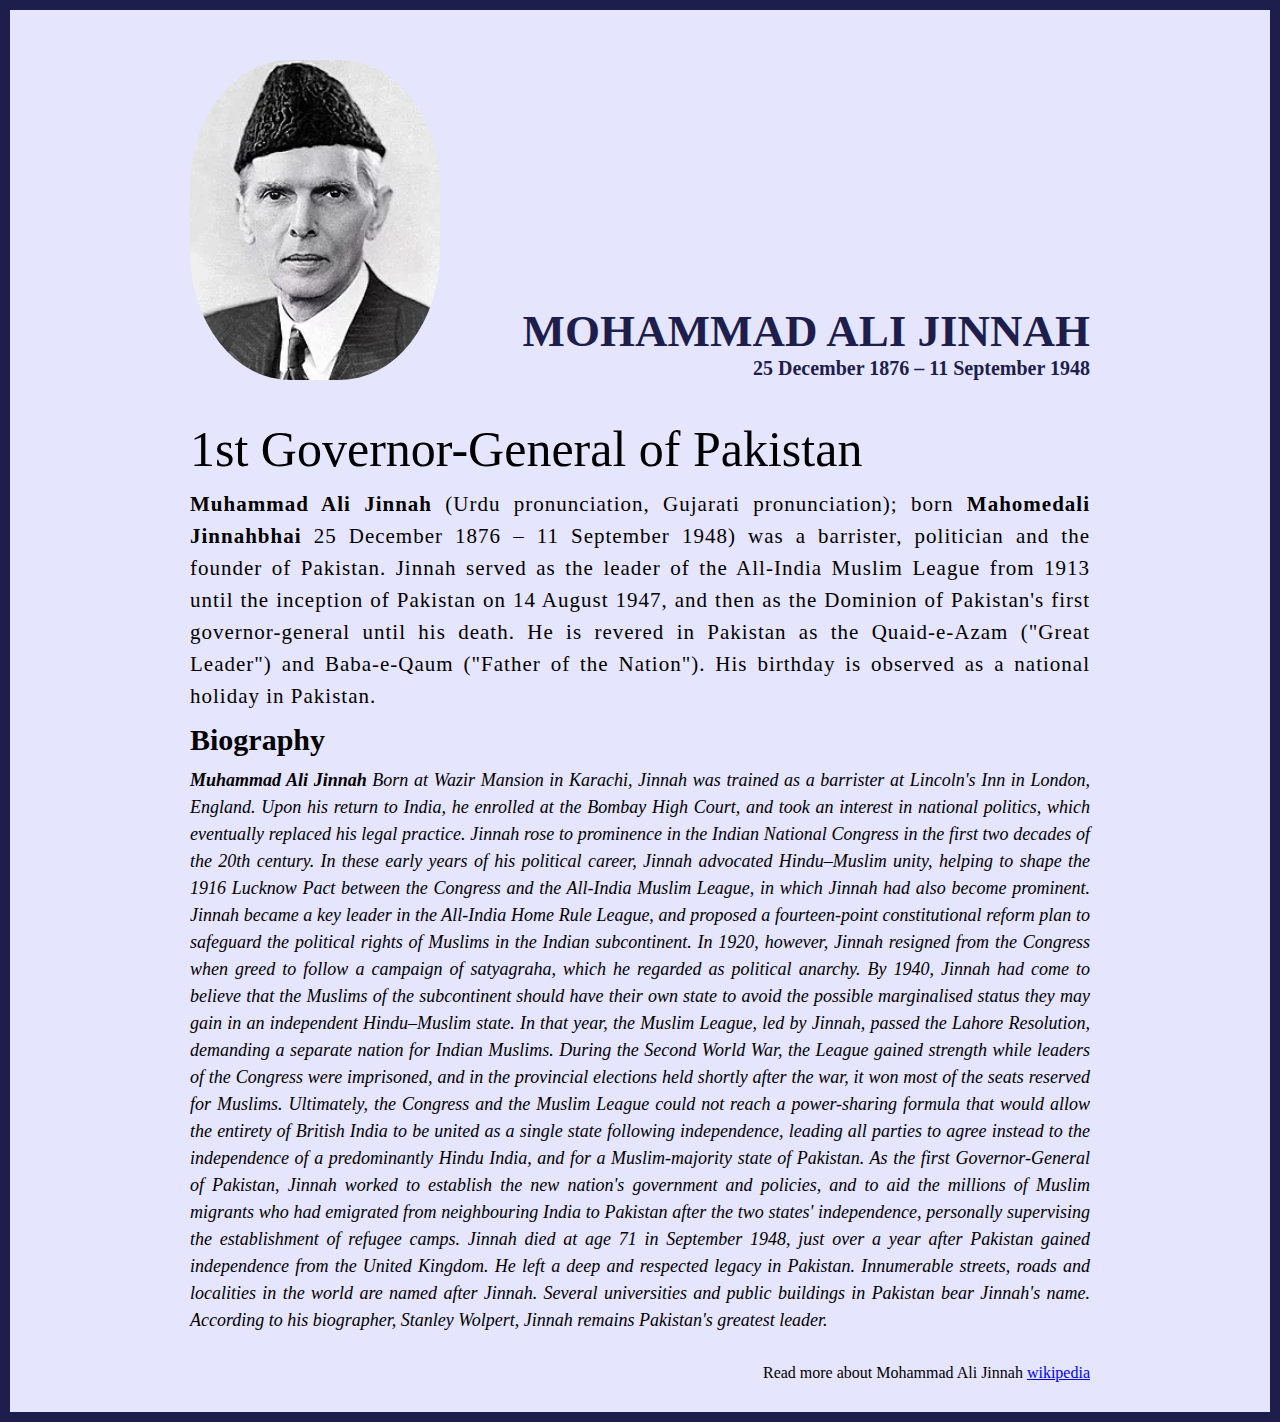
<file: index.html>
<!DOCTYPE html>
<html lang="en">
<head>
    <meta charset="UTF-8">
    <meta http-equiv="X-UA-Compatible" content="IE=edge">
    <meta name="viewport" content="width=device-width, initial-scale=1.0">
    <title>Mohammad Ali Jinnah</title>
    <link href="./index.css" rel="stylesheet" >
</head>
<body>
    <div class="container">
      
        <div class="content">
           <section class="top-section">
               <div class="image-container">
                   <img src="./image/jinnah.jpg" alt="Mohammad Ali Jinnah">
               </div>
               <div class="name">
                   <h1>Mohammad Ali Jinnah</h1>
                   <h4> 25 December 1876 – 11 September 1948</h4>
               </div>
           </section>
           <section class="about-section">
               <h2>1st Governor-General of Pakistan</h2>
               <p>
                <strong>Muhammad Ali Jinnah</strong> (Urdu pronunciation, Gujarati pronunciation);
                born <strong>Mahomedali Jinnahbhai</strong> 25 December 1876 – 11 September 1948) 
                was a barrister, politician and the founder of Pakistan. Jinnah 
                served as the leader of the All-India Muslim League from 1913 
                until the inception of Pakistan on 14 August 1947, and then as 
                the Dominion of Pakistan's first governor-general until his death. 
                He is revered in Pakistan as the Quaid-e-Azam ("Great Leader")
                 and Baba-e-Qaum ("Father of the Nation"). His birthday is observed
                  as a national holiday in Pakistan.
               </p>
           </section>
           <section class="biography-section">
               <h3>Biography</h3>
               <p><em><strong>Muhammad Ali Jinnah</strong> Born at Wazir Mansion in Karachi, Jinnah was trained as a barrister 
                   at Lincoln's Inn in London, England. Upon his return to India, he 
                   enrolled at the Bombay High Court, and took an interest in national
                    politics, which eventually replaced his legal practice. Jinnah rose
                     to prominence in the Indian National Congress in the first two decades 
                     of the 20th century. In these early years of his political career, Jinnah 
                     advocated Hindu–Muslim unity, helping to shape the 1916 Lucknow Pact between
                      the Congress and the All-India Muslim League, in which Jinnah had also become
                       prominent. Jinnah became a key leader in the All-India Home Rule League, and 
                       proposed a fourteen-point constitutional reform plan to safeguard the 
                       political rights of Muslims in the Indian subcontinent. In 1920, however, 
                       Jinnah resigned from the Congress when 
                      greed to follow a campaign of satyagraha, which he regarded as political anarchy.
                By 1940, Jinnah had come to believe that the Muslims of the subcontinent should 
                have their own state to avoid the possible marginalised status they may gain 
                in an independent Hindu–Muslim state. In that year, the Muslim League, led by
                 Jinnah, passed the Lahore Resolution, demanding a separate nation for Indian
                  Muslims. During the Second World War, the League gained strength while
                   leaders of the Congress were imprisoned, and in the provincial elections 
                   held shortly after the war, it won most of the seats reserved for Muslims.
                    Ultimately, the Congress and the Muslim League could not reach a
                     power-sharing formula that would allow the entirety of British India 
                     to be united as a single state following independence, leading all 
                     parties to agree instead to the independence of a predominantly Hindu 
                     India, and for a Muslim-majority state of Pakistan.
                As the first Governor-General of Pakistan, Jinnah 
                worked to establish the new nation's government and policies,
                 and to aid the millions of Muslim migrants who had emigrated
                  from neighbouring India to Pakistan after the two states' 
                  independence, personally supervising the establishment of 
                  refugee camps. Jinnah died at age 71 in September 1948, just
                   over a year after Pakistan gained independence from the United Kingdom.
                    He left a deep and respected legacy in Pakistan. Innumerable streets,
                     roads and localities in the world are named after
                    Jinnah. Several universities and public buildings in Pakistan bear
                     Jinnah's name. According to his biographer, Stanley Wolpert, Jinnah
                      remains Pakistan's greatest leader.</em></p>
           </section>
           <footer>Read more about Mohammad Ali Jinnah <a href="https://en.wikipedia.org/wiki/Muhammad_Ali_Jinnah">wikipedia</a></footer>
        </div>
    </div>
</body>
</html>
</file>
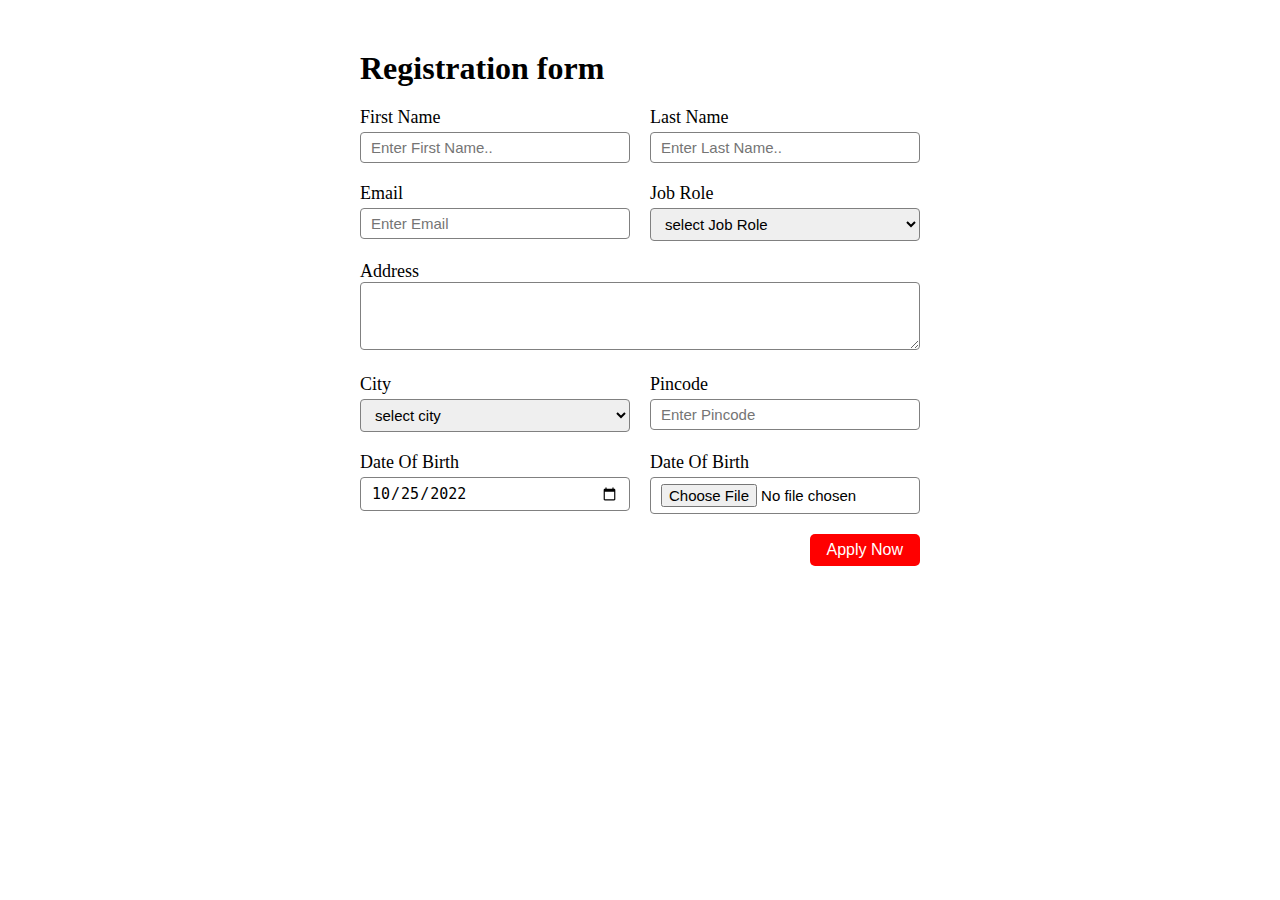
<file: Form/index.html>
<!DOCTYPE html>
<html lang="en">
<head>
    <meta charset="UTF-8">
    <meta http-equiv="X-UA-Compatible" content="IE=edge">
    <meta name="viewport" content="width=device-width, initial-scale=1.0">
    <title>Application</title>
    <link rel="stylesheet" href="./styles.css">
</head>
<body>
    <div class="container">
        <div class="form-box">
            <h1>Registration form</h1>
            <form action="">
                
                <div class="form-container">
                        <div class="form-controls">
                        <label for="first-name">First Name</label>
                        <input  id="first-name" name="first-name" placeholder="Enter First Name..">
                    </div>
                    <div class="form-controls">
                        <label for="last-name">Last Name</label>
                        <input  id="last-name" name="last-name" placeholder="Enter Last Name..">
                    </div>
                    <div class="form-controls">
                        <label for="email">Email</label>
                        <input type="email" id="email" name="email" placeholder="Enter Email">
                    </div>
                    <div class="form-controls">
                        <label for="job-role">Job Role</label>
                        <select name="job-role" id="job-role">
                            <option value="">select Job Role</option>
                            <option value="frontend">Frontend Developer</option>
                            <option value="backend">Backend Developer</option>
                            <option value="fullstack">Fullstack Developer</option>
                            <option value="frontend">UX/UI Designer</option>
                        </select>
                    </div>
                    <div class="textarea-controls">
                        <label for="address">Address</label>
                        <textarea name="address" id="address" cols="30" rows="3"></textarea>
                    </div>
                    <div class="form-controls">
                        <label for="city">City</label>
                        <select name="city" id="city">
                            <option value="">select city</option>
                            <option value="Karachi">Karachi</option>
                            <option value="islamabad">Islamabad</option>
                            <option value="lahore">Lahore</option>
                            <option value="multan">Multan</option>
                        </select>
                    </div>
                    <div class="form-controls">
                        <label for="pincode">Pincode</label>
                        <input type="number" id="pincode" name="pincode" placeholder="Enter Pincode">
                    </div>
                    <div class="form-controls">
                        <label for="dateof-birth">Date Of Birth</label>
                        <input value="2022-10-25" type="date" id="dateof-birth" name="date">
                    </div>
                    <div class="form-controls">
                        <label for="images">Date Of Birth</label>
                        <input type="file" id="images" name="images">
                     </div>
                </div>
                <div class="button-container">
                    <button type="submit">Apply Now</button>
                </div>
            </form>
        </div>
        
    </div>
</body>
</html>
<!-- SYED DILAWAR HUSSAIN -->
</file>
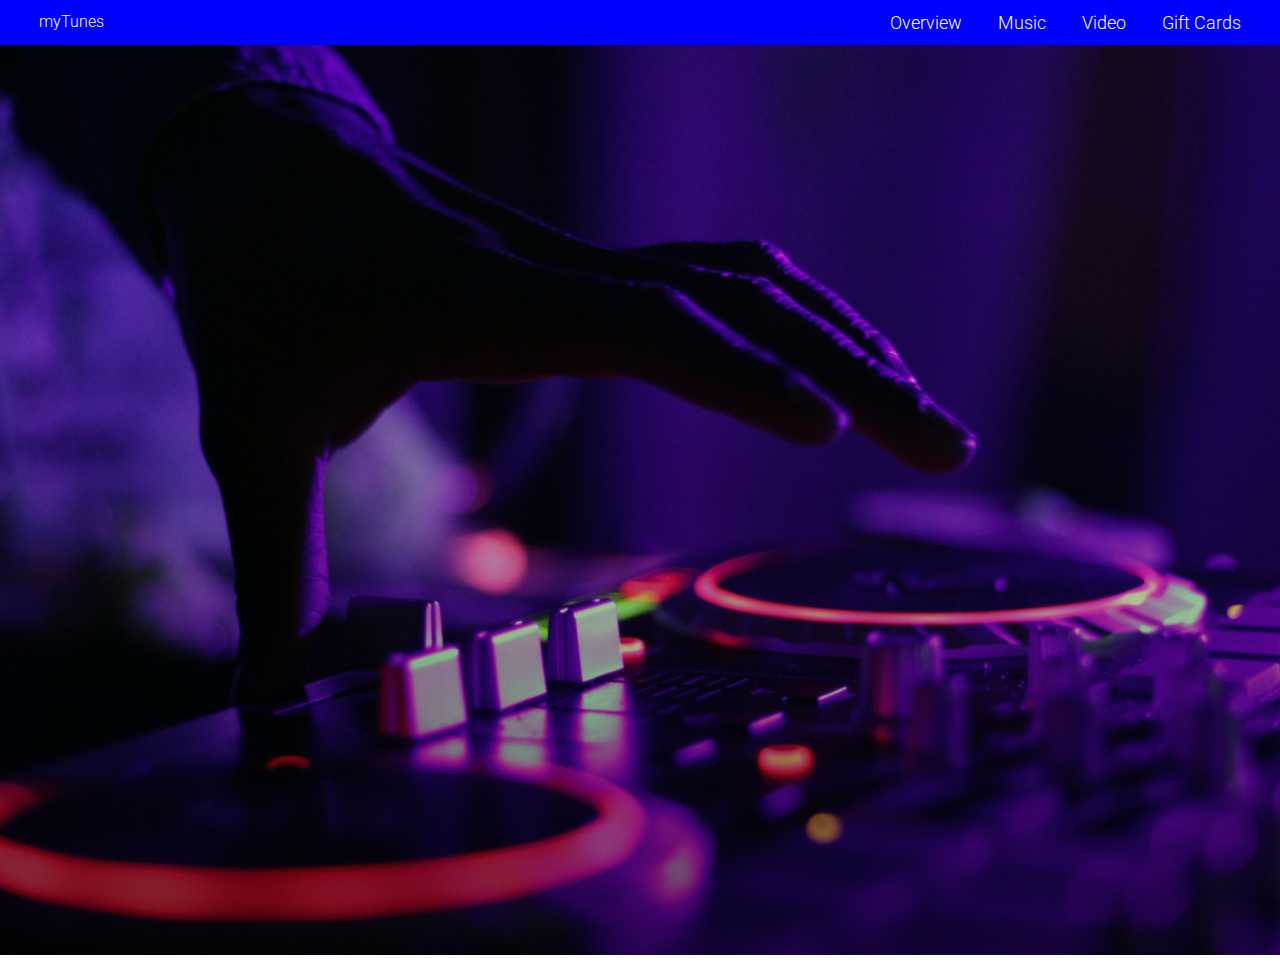
<file: mytunes/index.html>
<!DOCTYPE html>
<html lang="en">
<head>
    <meta charset="UTF-8">
    <meta http-equiv="X-UA-Compatible" content="IE=edge">
    <meta name="viewport" content="width=device-width, initial-scale=1.0">
    <title>Project 6</title>
    <link rel="stylesheet" href="./style.css">
    
</head>
<body>
   <nav>
    <div class="Logo_name">
    myTunes
    </div>
    <div class="menu">
        <ul>
            <li>Overview</li>
            <li>Music</li>
            <li>Video</li>
            <li>Gift Cards</li>
        </ul>
    </div>
   </nav>
   <section class="hero_section">
    <div class="bg_img">
        <img src="./images/hero_image.png" alt="Hero">
    </div>
   </section>
</body>
</html>
</file>
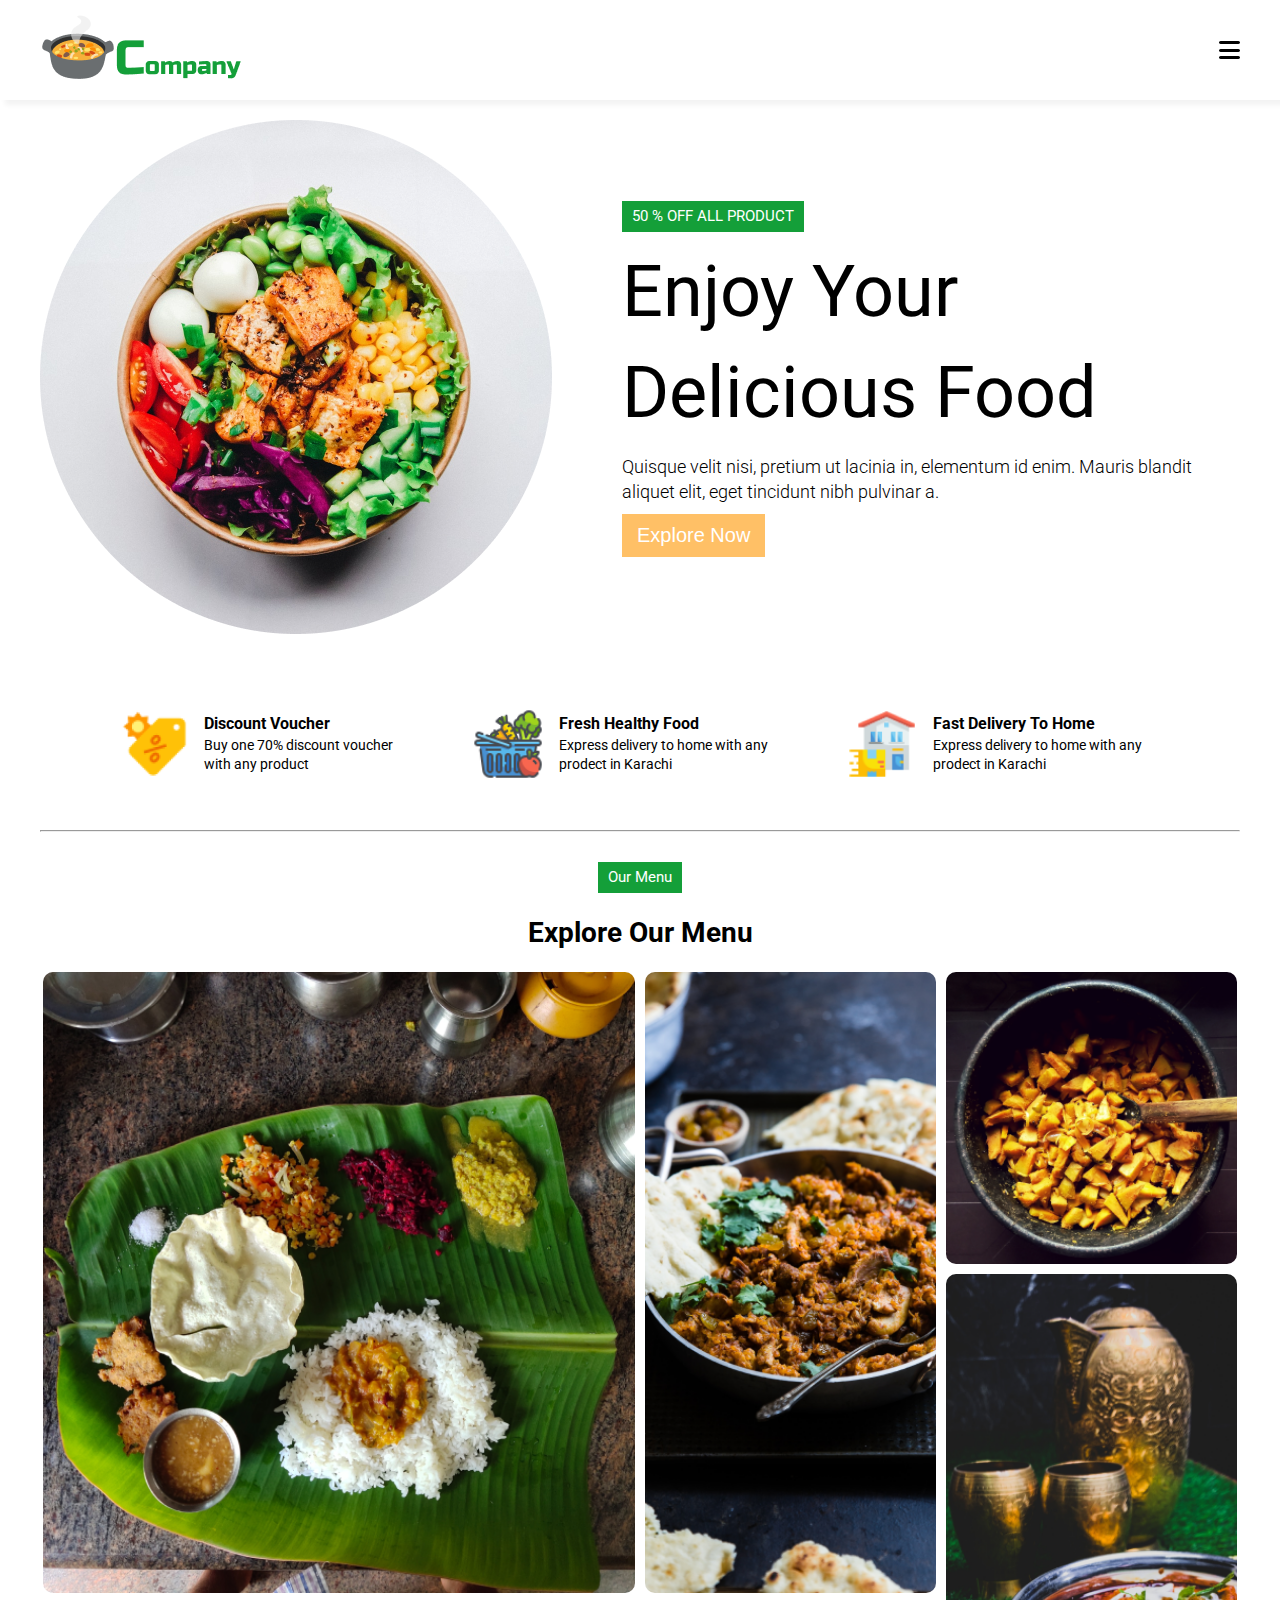
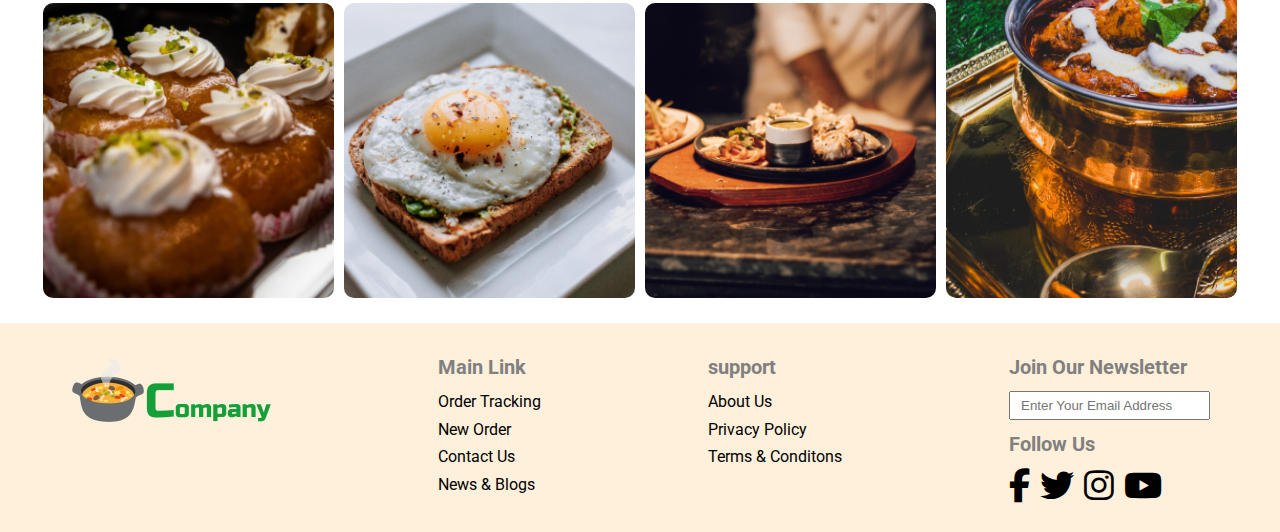
<file: Resturent Web/index.html>
<!DOCTYPE html>
<html lang="en">

<head>
    <meta charset="UTF-8">
    <meta http-equiv="X-UA-Compatible" content="IE=edge">
    <meta name="viewport" content="width=device-width, initial-scale=1.0">
    <title>Project five</title>
    <link rel="stylesheet" href="style.css">
    <link rel="stylesheet" href="https://cdnjs.cloudflare.com/ajax/libs/font-awesome/6.2.0/css/all.min.css">
</head>

<body>
    <nav>
        <div class="navigation container">
            <div class="logo">
                <img src="./images/logo.png" alt="COMPANY">
            </div>
            <div class="bar-icon">
                <i class="fa-solid fa-bars"></i>
            </div>
        </div>
    </nav>




    <div class="container">
        <!-- hero section start -->
        <div class="hero">

            <div class="hero_section">
                <div class="hero_img">
                    <img src="./images/hero_image.png" alt="FOOD">
                </div>
                <div class="hero_contant">
                    <div class="tag_btn">50 % OFF ALL PRODUCT</div>
                    <h1>Enjoy Your Delicious Food</h1>
                    <p>Quisque velit nisi, pretium ut lacinia in, elementum id enim. Mauris blandit aliquet elit, eget
                        tincidunt nibh pulvinar a.</p>
                    <button class="explore_btn">Explore Now</button>
                </div>
            </div>
        </div>
        <!-- hero section end -->
<!-- PROJECT BY SYED DILAWAR HUSSAIN -->
        <!-- start feature card -->
        <div class="features">
            <div class="feature">
                <img src="./icons/discount.png" alt="Discount" />
                <div class="feature_content">
                    <h3>Discount Voucher</h3>
                    Buy one 70% discount voucher with any product
                </div>
            </div>
            <div class="feature">
                <img src="./icons/fresh.png" alt="Fresh Food" />
                <div class="feature_content">
                    <h3>Fresh Healthy Food</h3>
                    Express delivery to home with any prodect in Karachi
                </div>
            </div>
            <div class="feature">
                <img src="./icons/delivery.png" alt="Delivery" />
                <div class="feature_content">
                    <h3>Fast Delivery To Home</h3>
                    Express delivery to home with any prodect in Karachi
                </div>
            </div>
        </div>
        <!-- end feature card -->
        <hr>
        <!-- start menu and grid images -->
        <section class="menu_section">
            <div class="tag_btn">Our Menu</div>
            <h2>Explore Our Menu</h2>

            <div class="grid">

                <div class="img1">
                    <img src="./images/grid_image1.png" alt="Food">
                </div>

                <div class="img2">
                    <img src="./images/grid_image2.png" alt="Food">
                </div>

                <div class="img3">
                    <img src="./images/grid_image3.png" alt="Food">
                </div>

                <div class="img4">
                    <img src="./images/grid_image4.png" alt="Food">
                </div>

                <div class="img5">
                    <img src="./images/grid_image5.png" alt="Food">
                </div>

                <div class="img6">
                    <img src="./images/grid_image6.png" alt="Food">
                </div>

                <div class="img7">
                    <img src="./images/grid_image7.png" alt="Food">
                </div>

            </div>
        </section>
        <!-- end menu and grid images -->
    </div>

    <footer>

        <div class="footer container">
        <div class="footer_logo">
                <img src="./images/logo.png" alt="Footer logo">
        </div>
        <div class="main_link">
            <h3>Main Link</h3>
            <ul>
                <li>Order Tracking</li>
                <li>New Order</li>
                <li>Contact Us</li>
                <li>News & Blogs</li>

            </ul>
        </div>
        <div class="support">
            <h3>support</h3>
            <ul>
                <li>About Us</li>
                <li>Privacy Policy</li>
                <li>Terms & Conditons</li>
            </ul>

        </div>
        <div class="join">
            <h3>Join Our Newsletter</h3>
            <input type="text" placeholder="Enter Your Email Address">
            <h3>Follow Us</h3>
            <div class="icons">
                <i class="fa-brands fa-facebook-f"></i>
                <i class="fa-brands fa-twitter"></i>
                <i class="fa-brands fa-instagram"></i>
                <i class="fa-brands fa-youtube"></i>
            </div>
        </div>
        
        </div>
</footer>

</body>

</html>
<!-- PROJECT BY SYED DILAWAR HUSSAIN -->
</file>
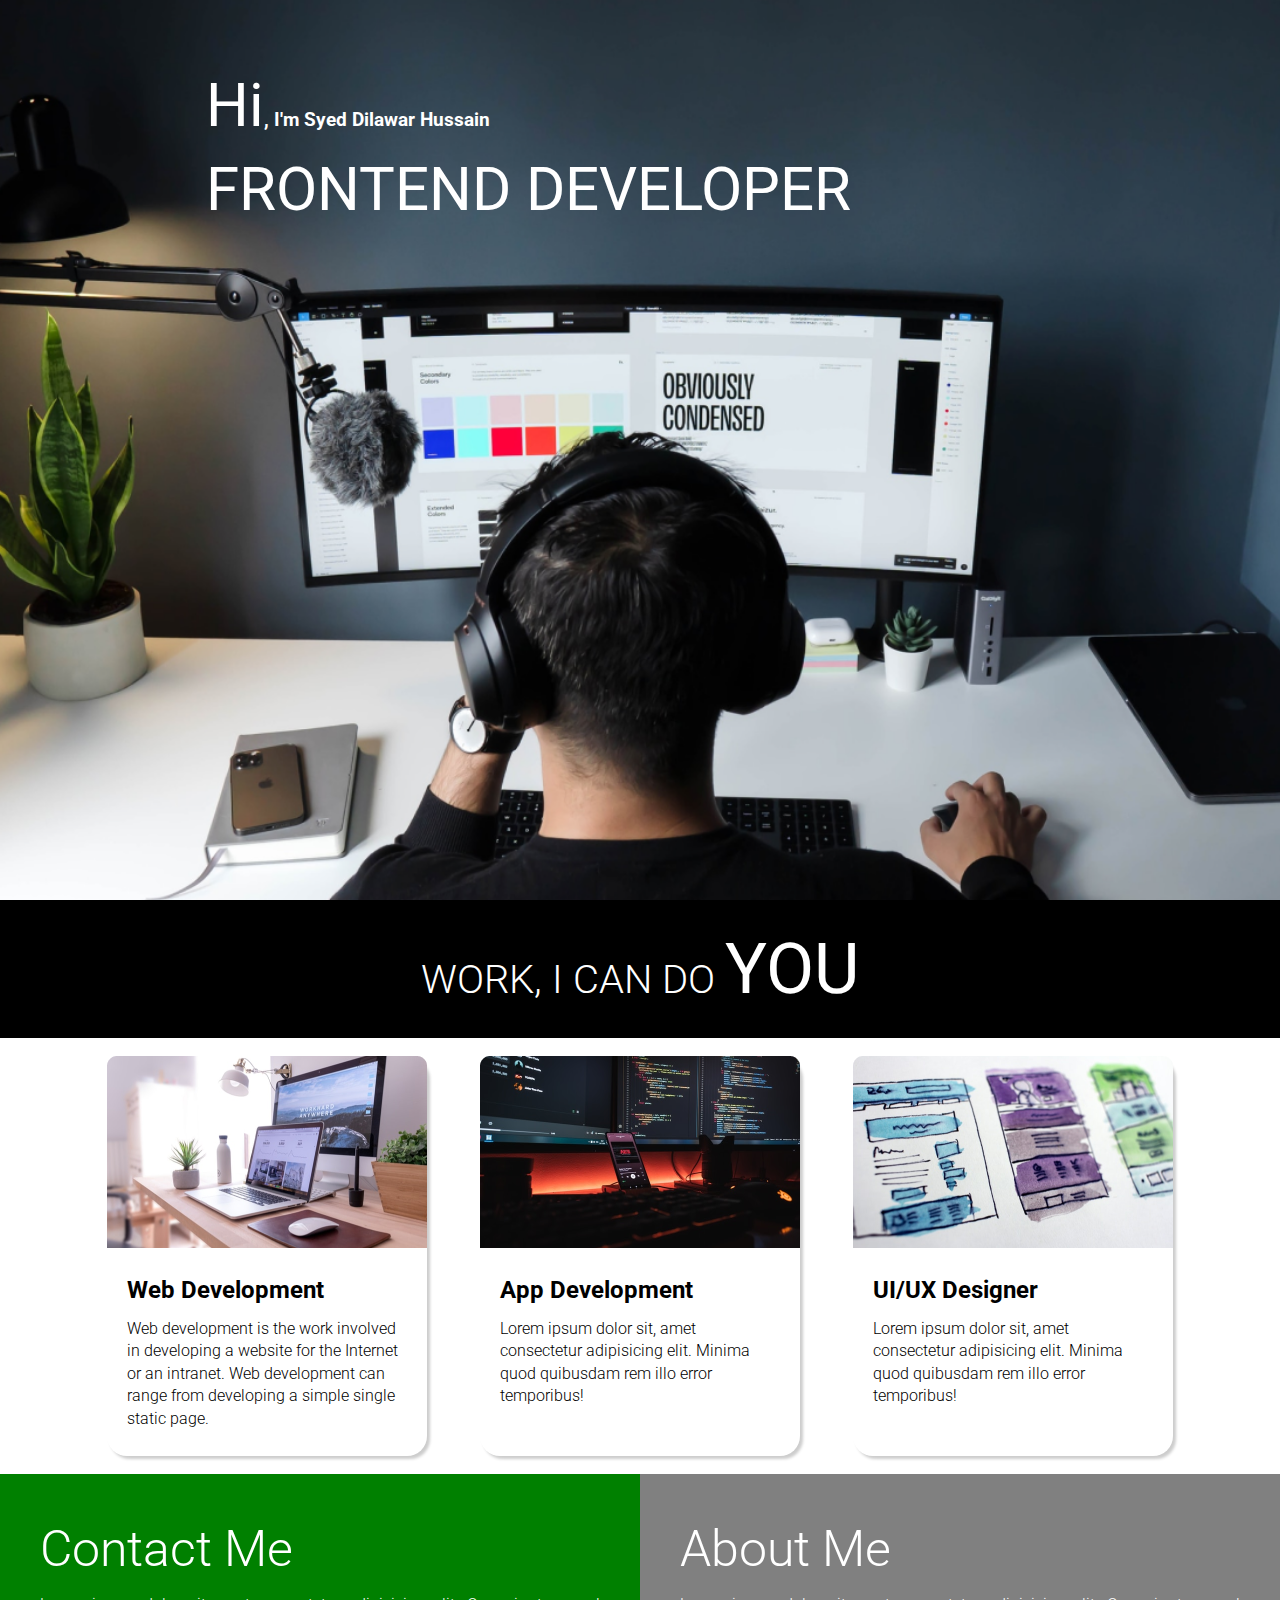
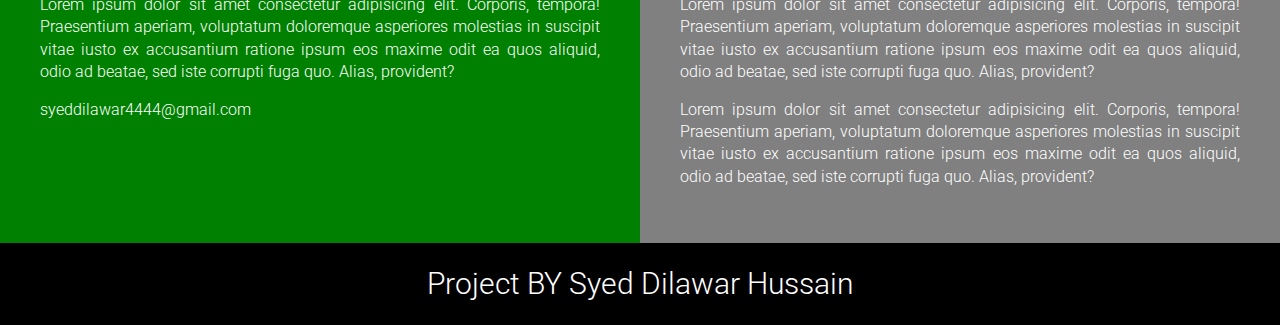
<file: simple Portfolio/index.html>
<!DOCTYPE html>
<html lang="en">
<head>
    <meta charset="UTF-8">
    <meta http-equiv="X-UA-Compatible" content="IE=edge">
    <meta name="viewport" content="width=device-width, initial-scale=1.0">
    <title>Developer Landing Page</title>
    <link rel="stylesheet" href="./styles.css">
</head>
<body>
    <section class="hero-container">
        <div class="text-container">
            <h3><span class="lg-text">Hi</span>, I'm Syed Dilawar Hussain</h3>
            <h1 class="lg-text">FRONTEND DEVELOPER</h1>
        </div>
    </section>
    <section class="black-box">
        <h2>WORK, I CAN DO <span>YOU</span></h2>
    </section>
    <section class="work-info">
        <div class="grid-item">
            <div class="card">
            
                <div class="img-container">
                    <img src="./images/images/web.png" alt="web Development">
                </div>
                <div class="text-info">
                    <h2>Web Development</h2>
                    <p>Web development is the work involved in developing a website for the Internet or an intranet. Web development can range from developing a simple single static page.</p>
                </div>
            </div>
        </div>
       
        <div class="grid-item">
            <div class="card">
            
                <div class="img-container">
                    <img src="./images/images/mobile.png" alt="App Development">
                </div>
                <div class="text-info">
                    <h2>App Development</h2>
                    <p>Lorem ipsum dolor sit, amet consectetur adipisicing elit. Minima quod quibusdam rem illo error temporibus!</p>
                </div>
            </div>
        </div>
        
        <div class="grid-item">
            <div class="card">
            
                <div class="img-container">
                    <img src="./images/images/uiux.png" alt="ui/ux designer">
                </div>
                <div class="text-info">
                    <h2>UI/UX Designer</h2>
                    <p>Lorem ipsum dolor sit, amet consectetur adipisicing elit. Minima quod quibusdam rem illo error temporibus!</p>
                </div>
            </div>
        </div>
        
    </section>
    <section class="bottom-info">
        <div class="contact">
            <h2>Contact Me</h2>
            <p>Lorem ipsum dolor sit amet consectetur adipisicing elit. Corporis, tempora! Praesentium aperiam, voluptatum doloremque asperiores molestias in suscipit vitae iusto ex accusantium ratione ipsum eos maxime odit ea quos aliquid, odio ad beatae, sed iste corrupti fuga quo. Alias, provident?</p>
            <p>syeddilawar4444@gmail.com</p>
        </div>
        <div class="about-me">
            <h2>About Me</h2>
            <p>Lorem ipsum dolor sit amet consectetur adipisicing elit. Corporis, tempora! Praesentium aperiam, voluptatum doloremque asperiores molestias in suscipit vitae iusto ex accusantium ratione ipsum eos maxime odit ea quos aliquid, odio ad beatae, sed iste corrupti fuga quo. Alias, provident?</p>
            <p>Lorem ipsum dolor sit amet consectetur adipisicing elit. Corporis, tempora! Praesentium aperiam, voluptatum doloremque asperiores molestias in suscipit vitae iusto ex accusantium ratione ipsum eos maxime odit ea quos aliquid, odio ad beatae, sed iste corrupti fuga quo. Alias, provident?</p>

        </div>
    </section>
    <footer>Project BY Syed Dilawar Hussain</footer>
    
</body>
</html>
</file>
<file: index.css>
*{
    margin: 0;
    padding: 0;
    box-sizing: border-box;
}
.container{
    background: #e5e5fd;
    min-height: 100vh;
    border :10px solid #1d1e4c
}
.content{
    max-width: 900px;
    margin: 0px auto;
}
.image-container,img{
    width: 250px;
    height: 320px;
}
.image-container{
    border-radius: 40%;
    overflow: hidden;
}
.top-section{
    margin-top: 50px;
    display: flex;
    justify-content: space-between;
    align-items: flex-end;
}
.top-section h1{
    font-size: 45px;
    font-weight: bold;
    color: #1d1e4c;
    text-transform: uppercase;
}
.top-section h4{
    font-size: 20px;
    font-weight: bold;
    color: #1d1e4c;
    text-align: end;
}
.about-section{
    margin-top: 40px;
}
.about-section h2{
    font-size: 50px;
    font-weight: 400;
    margin-bottom: 10px;

}
.about-section p{
    font-size: 21px;
    line-height: 32px;
    letter-spacing: 1px;
    text-align: justify;
}
.biography-section h3{
    font-size: 30px;
    font-weight: 550;
    margin-bottom: 10px;
    margin-top: 11px

}
.biography-section p{
    font-size: 18px;
    line-height: 27px;
    letter-spacing: 0px;
    text-align: justify;

}
footer{
    margin-top: 30px ;
    margin-bottom: 30px;
    text-align: end;
}
</file>
<file: Form/styles.css>
*{
    margin: 0%;
    padding: 0%;
    box-sizing: border-box;
}
.container{
    max-width: 1000px;
   
    margin: 0 auto;
    /* background-color: red; */
}
.form-box{
    max-width: 600px;
    padding: 20px;
    margin: 0 auto;
    margin-top: 30px;
    background-color: white;
    /* box-shadow: 5px 3px 6px  pink; */
    border-radius: 5px;
}
.form-container{
    margin-top: 20px;
    display: grid;
    grid-template-columns: repeat(auto-fit, minmax(200px,1fr));
    gap: 20px;
}
.form-controls{
    display: flex;
    flex-direction: column;
}
label{
    font-size: 18px;
    margin-bottom: 4px;
}
input, select,textarea{
    padding: 6px 10px;
    border: 1px solid gray;
    border-radius: 4px;
    font-size: 15px;
}
input:focus{
    outline-color: gray;
}
.button-container{
    display: flex;
    margin-top: 20px;

    justify-content: flex-end;
}
.button-container button{
    color: white;
    font-size: 16px;
    padding: 5px 15px;
    background-color: red;
    border: 2px solid transparent;
    border-radius: 5px;
    transition: 0.4s ease-in;
    
}
.button-container button:hover{
    background-color: gray;
    transition: 0.4s ease-out;
    color: black;
    border: 2px solid black;
    cursor: pointer;
}
.textarea-controls{
    grid-column: 1 /span 2;
}
.textarea-controls textarea{
    width: 100%;
}

@media (max-width:460px) {
    .textarea-controls{
        grid-column: 1 /span 1;
    }
}

/* SYED DILAWAR HUSSAIN */
</file>
<file: mytunes/style.css>
@import url('https://fonts.googleapis.com/css2?family=Inter:wght@200;300;400&family=Roboto:ital,wght@0,100;0,300;0,400;1,100;1,300&display=swap');



*{
    margin: 0;
    padding: 0;
    box-sizing: border-box;
}
html{
    font-family: "Roboto", sans-serif;
    font-weight: 300;
    line-height: 1.4;
    
}
nav{
    display: flex;
    background-color: blue;
    justify-content: space-between;
    padding: 10px 39px;
    align-items: center;
    color: white;
}
ul{
    display: flex;
    list-style: none;
    gap: 36px;
    font-size: 18px;
}
.bg_img img{
   max-width: 100%;
}
</file>
<file: Resturent Web/style.css>
/* Font Import */
@import url('https://fonts.googleapis.com/css2?family=Inter:wght@200;300;400&display=swap');
@import url('https://fonts.googleapis.com/css2?family=Inter:wght@200;300;400&family=Roboto:ital,wght@0,100;0,300;0,400;1,100;1,300&display=swap');
/*  */




* {
    margin: 0;
    padding: 0;
    box-sizing: border-box;
}

html {
    font-size: 62.5%;
    line-height: 1.4;
    font-family: 'Roboto', sans-serif;
}





.container {
    max-width: 1200px;

    margin: 0 auto;
}

button {
    padding: 10px 15px;
    border: none;
    transition: 0.2s ease-in-out;
}

button:hover {
    opacity: 0.8;
    transition: 0.2s ease-in-out;
}


img,i,button, .tag_btn,.feature,input,li:hover{
    cursor: pointer;
}



/*  start navbar */

nav {

    box-shadow: 5px 5px 5px rgb(1 1 1 / 5%);
    position: sticky;
    top: 0;
    background: white;
    padding: 10px;
    z-index: 50;
}

.navigation {
    display: flex;
    justify-content: space-between;
    align-items: center;
}

nav .bar-icon i {
    font-size: 2.4em;
}

/* end navbar */
/* PROJECT BY SYED DILAWAR HUSSAIN */
/* hero-section */

.hero_contant {
    display: flex;
    flex-direction: column;
    gap: 10px;
    padding: 20px;
}

.hero_contant h1 {
    font-size: 7.2rem;
    font-weight: 400;
}

.hero_contant p {
    font-size: 1.8rem;
    font-weight: 300;
    color: #000000;

}

.tag_btn {
    padding: 5px 10px;
    font-size: 1.5rem;
    align-self: flex-start;
    color: white;
    background-color: #149F39;
}

.explore_btn {
    align-self: flex-start;
    font-size: 2rem;
    color: white;
    border: none;
    background: #FFC066;
}

.hero {
    margin-top: 20px;
}

.hero_section {
    gap: 50px;
    display: flex;
    align-items: center;
}


/* end Hero section */

/* start feature card */
.features {
    max-width: 90%;
    margin: 0px auto;
    display: flex;
    justify-content: center;
   
    gap: 20px;
    margin-top: 50px;

}
.feature {
    gap: 15px;
    padding: 20px;
    display: flex;
    align-items: center;
    transition: 0.2s ease-in-out;
}


.feature:hover {
    transition: 0.2s ease-in-out;
    box-shadow: 5px 5px 5px rgba(1, 1, 1, 0.05);
}

.feature img {
    width: 72px;
    height: 72px;
}
.feature_content {
    font-size: 1.4rem;
}
hr{
max-width: 100%;
margin-top: 30px;
}
/* end feature card */
/* menu section start */
.menu_section{
   
    margin: 30px 0px;
    display: flex;
    gap: 20px;
    flex-direction: column;
    align-items: center;
}
.menu_section .tag_btn{
    align-self: center;
}
.menu_section h2{
  font-size: 2.8rem;
}
.grid{
/* border: 4px solid blue; */
    display: grid;
    gap: 10px;
    grid-template-areas:
      "I1 I1 I2 I3"
      "I1 I1 I2 I7"
      "I4 I5 I6 I7";
}
.grid img {
    border-radius: 10px;
    transition: 0.2s ease-in-out;
    width: 100%;
    height: 100%;
  }
  .grid img:hover {
    transform: scale(1.05);
    transition: 0.2s ease-in-out;
  }
  .img1 {
    grid-area: I1;
  }
  .img2 {
    grid-area: I2;
  }
  .img3 {
    grid-area: I3;
  }
  .img4 {
    grid-area: I4;
  }
  .img5 {
    grid-area: I5;
  }
  .img6 {
    grid-area: I6;
  }
  .img7 {
    grid-area: I7;
  }

/* menu section end */
/* footer section start */
.footer{
    /* gap: 80p */
    padding: 30px;
    display: flex;
    justify-content: space-between;

}
.footer h3{
    color: gray;
margin-bottom: 10px;
font-size: 2rem;
}
.footer ul{
    list-style: none;
}
.footer ul li{
font-size: 1.6rem;
margin-bottom: 5px;
}
footer{
    background-color: #fff0db;
   
    /* margin-top: 30px; */
}
.join input{
margin-bottom: 10px;
padding: 5px 10px;
}
.join .icons {
    gap: 10px;
    display: flex;
font-size: 3.4rem;
}
    
/* footer section end */




/* Responsive Media Querry start */

@media (min-width:769px) and (max-width: 1024px){
    .hero_contant h1 {
        font-size: 4.2rem;
    } 
   

}

@media (max-width: 768px) {
    .hero_section {
        flex-direction: column;
    }

    .hero_img img {
        width: 80%;
    }

    .hero_img {
        display: flex;
        justify-content: center;
    }

    .hero_contant h1 {
        font-size: 3.2rem;
    } 
    /* hero section end */
    /* feature card */
    .features {
        flex-direction: column;
        max-width: 100%;
        display: block;

    }

    .feature {
        display: block;


    }
    .footer{
        flex-direction: column;
    }
    
}
</file>
<file: simple Portfolio/styles.css>
@import url('https://fonts.googleapis.com/css2?family=Roboto:ital,wght@0,100;0,300;0,400;1,100;1,300;1,400&display=swap');




*{
    margin: 0;
    padding: 0;
    box-sizing: border-box;
}
html,body{
    line-height: 1.4;
    font-weight: 300;
    font-family: 'Roboto', sans-serif;
}
.hero-container{
    background-image: url(./images/images/developer.png);
    min-height: 100vh;
    background-position: center;
    background-size: cover;
    background-repeat: no-repeat;

}
.text-container{
    color: white;
    max-width: 900px;
    margin: 0 auto;
    padding-top: 64px;
    padding-left: 16px;
}
.lg-text{
    font-size: 60px;
    font-weight: 400;
}
.black-box{
    background: #000;
    padding: 20px;
}
.black-box h2{
    font-size: 40px;
    color: white;
    text-align: center;
    font-weight: 300;
}
.black-box span{
    font-weight: 400;
    font-size: 70px;
}

.card{
    /* margin-top: 18px; */
    max-width: 320px;
    height: 400px;
    border-radius: 20px;
    transition: 0.2s ease-in-out;
    box-shadow: 3px 3px 3px rgba(1, 1, 1, 0.2)
}
.card:hover{
    transform: scale(1.05);
    transition: 0.2s ease-in-out;
    box-shadow: 3px 3px 3px rgba(1, 1, 1, 0.3)
}
.work-info{
    margin: 18px auto;
    max-width: 1100px;
    display: grid;
    gap: 20px;
    grid-template-columns: repeat(auto-fit,minmax(320px,1fr));
}
.grid-item{
    display: flex;
    justify-content: center;
    align-items: center;
}


.text-info{
    padding: 20px;
}
.text-info h2{
    margin-bottom: 10px;
}
.bottom-info{
    display: flex;
    /* align-items: center; */
    justify-content: center;
}
.bottom-info h2{
margin-bottom: 10px;
font-size: 50px;
font-weight: 300;
color: white;
}
.bottom-info p{
    /* font-size: 40px; */
    text-align: justify;
    color: white;
    margin-bottom: 15px;
    }
.contact{
    background-color: green;
    padding: 40px;
    min-height: 300px;
}
.about-me{
    background-color: gray;
    padding: 40px;
    min-height: 300px;
}

footer{
    background-color: black;
    color: white;
    padding: 20px;
    font-size: 30px;
    text-align: center;
}
@media (max-width:785px) {
    .hero-container{
        min-height: 50vh;
    }
    .text-container{
        padding: 10px 0;
        text-align: center;
    }
    .lg-text{
        font-size: 32px;
    }
    .black-box h2{
        font-size: 24px;
    }
    .black-box h2 span{
        font-weight: 400;
        font-size: 32px;
    }
    .bottom-info{
        flex-direction: column;
    }
    .contact h2,.about-me h2{
        font-size: 32px;
    }
    footer{
    font-size: 20px;
    }
}
@media (max-width:345px) {
    footer{
        font-size: 17px;
        }
        .lg-text{
            font-size: 28px;
        }
    
}
</file>
